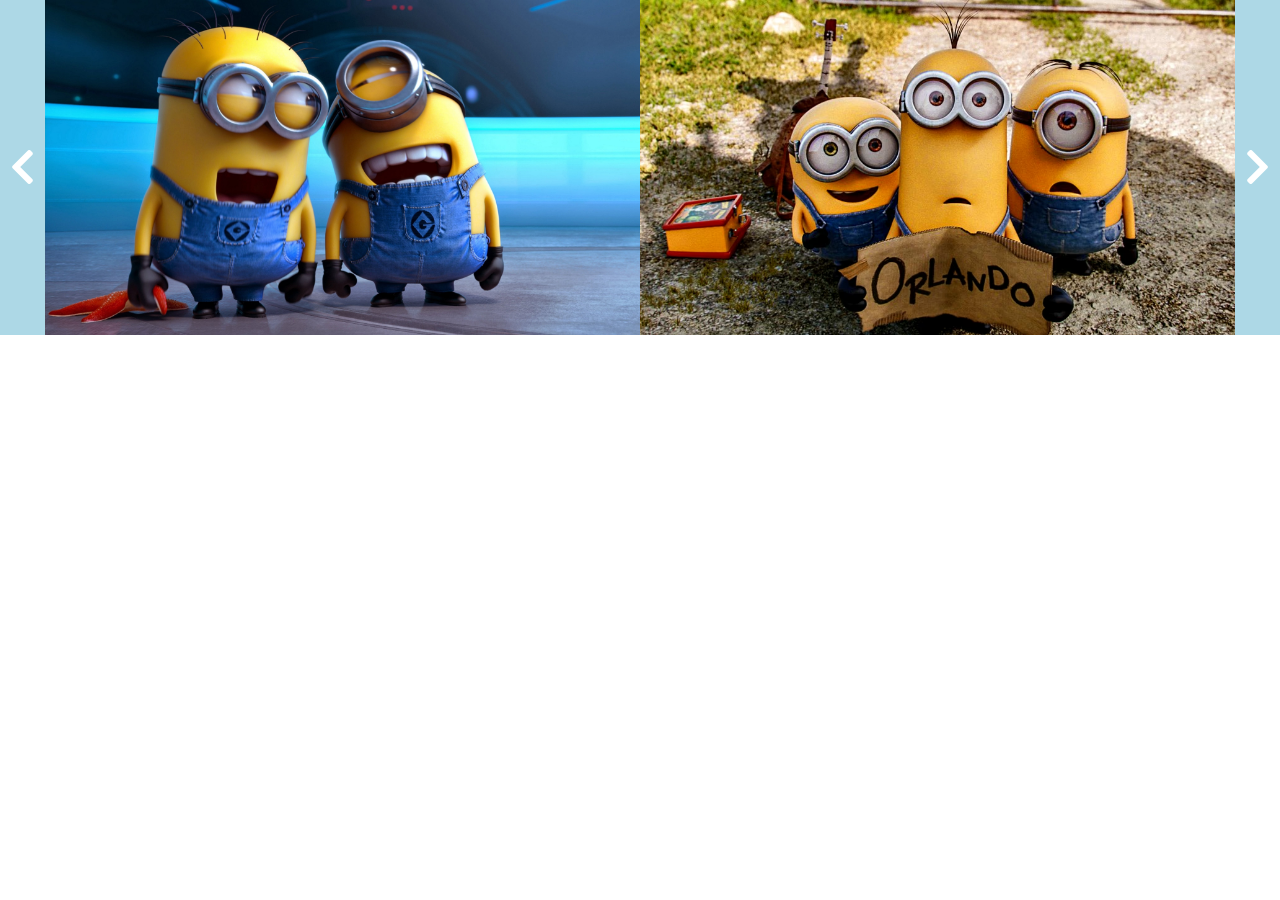
<file: carusel/index.html>
<!doctype html>
<html lang="en">
  <head>
    <meta charset="UTF-8" />
    <meta name="viewport" content="width=device-width, initial-scale=1.0" />
    <link rel="stylesheet" href="style.css" />
    <link
      rel="stylesheet"
      href="https://pro.fontawesome.com/releases/v5.15.2/css/all.css"
    />
    <title>Document</title>
  </head>
  <body>
    <main>
      <i class="fas fa-chevron-left" id="btn_left"></i>
      <nav>
        <div id="carusel">
          <img src="./mi1.jpg" />
          <img src="./mi7.png" />
          <img src="./mi8.jpg" />
          <img src="./mi9.png" />
          <img src="./mi5.png" />
          <img src="./mi6.png" />
        </div>
      </nav>
      <i class="fas fa-chevron-right" id="btn_right"></i>
    </main>
    <script src="main.js"></script>
  </body>
</html>
</file>
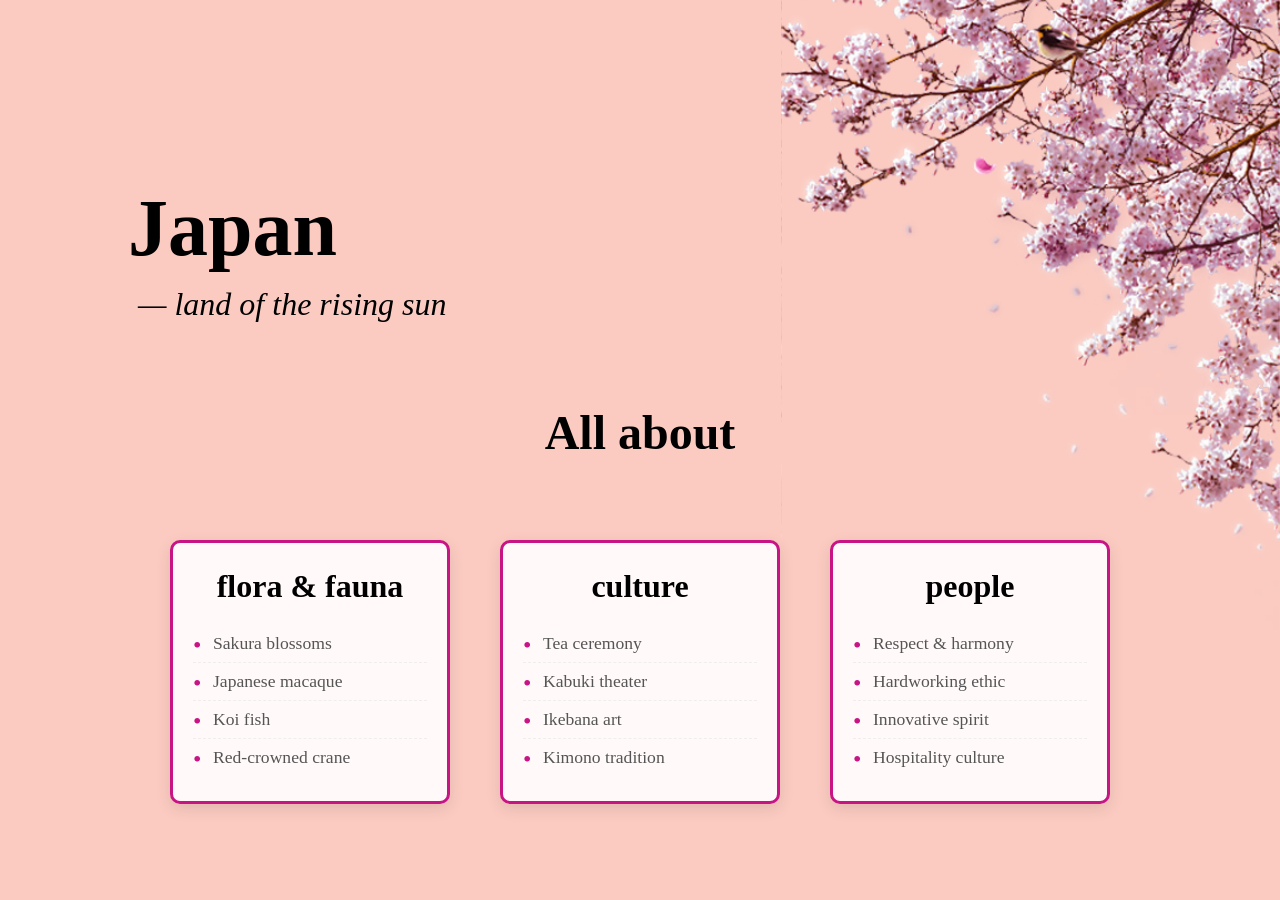
<file: figma/index.html>
<!DOCTYPE html>
<html lang="en">
<head>
    <meta charset="UTF-8">
    <meta name="viewport" content="width=device-width, initial-scale=1.0">
    <link rel="stylesheet" href="style.css">
    <title>Japan - Land of the Rising Sun</title>
</head>
<body>
    <div class="sakura-corner"></div>

    <div class="main-title">
        <h1>Japan</h1>
        <div class="subtitle">— land of the rising sun</div>
    </div>

    <div class="center-section">
        <div class="all-about">All about</div>
        <div class="categories">

            <div class="category">
                <div class="category-title">flora & fauna</div>
                <ul class="category-details">
                    <li>Sakura blossoms</li>
                    <li>Japanese macaque</li>
                    <li>Koi fish</li>
                    <li>Red-crowned crane</li>
                </ul>
            </div>

            <div class="category">
                <div class="category-title">culture</div>
                <ul class="category-details">
                    <li>Tea ceremony</li>
                    <li>Kabuki theater</li>
                    <li>Ikebana art</li>
                    <li>Kimono tradition</li>
                </ul>
            </div>
            
            <div class="category">
                <div class="category-title">people</div>
                <ul class="category-details">
                    <li>Respect & harmony</li>
                    <li>Hardworking ethic</li>
                    <li>Innovative spirit</li>
                    <li>Hospitality culture</li>
                </ul>
            </div>
        </div>
    </div>
</body>
</html>
</file>
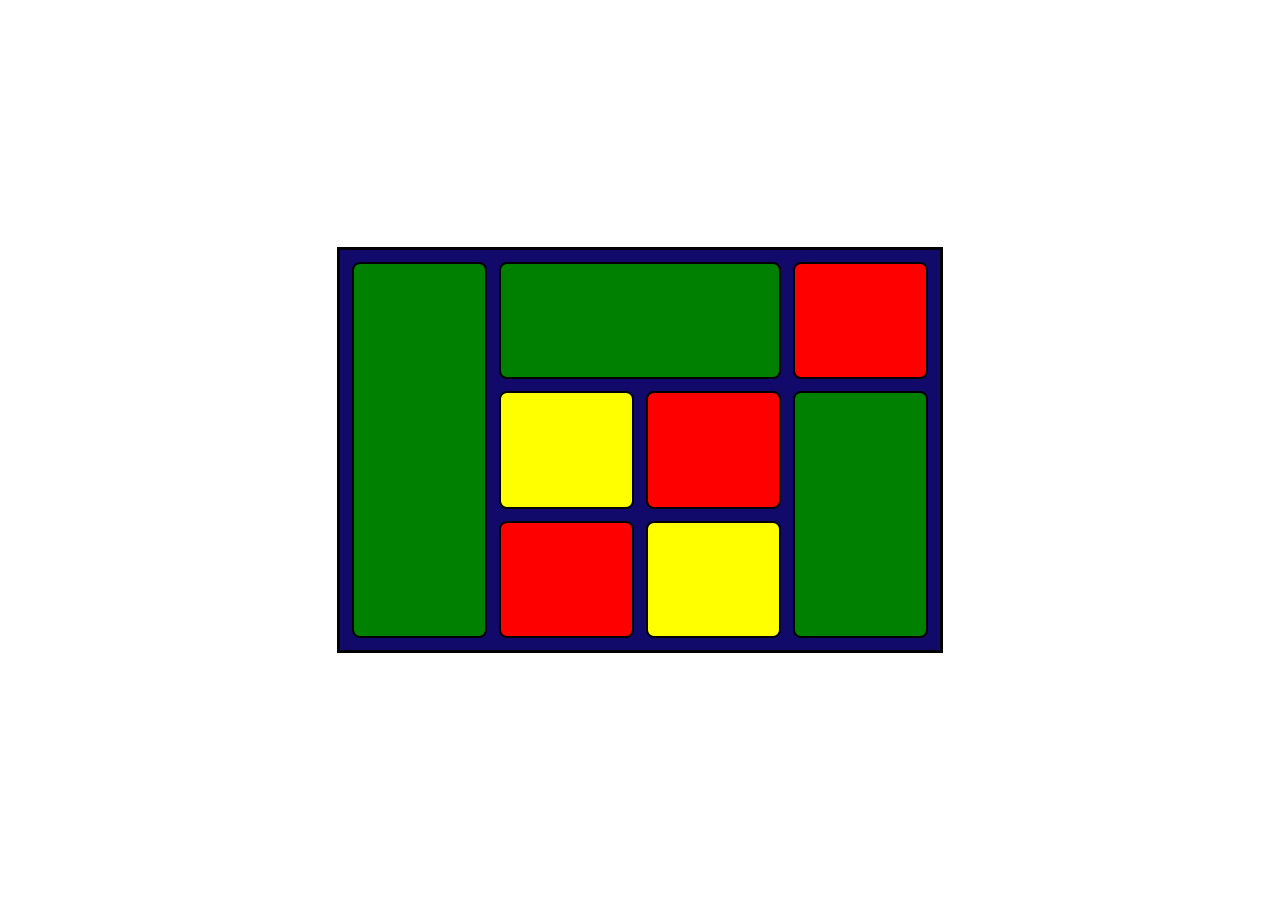
<file: grid/index.html>
<!DOCTYPE html>
<html lang="en">
<head>
    <meta charset="UTF-8">
    <meta name="viewport" content="width=device-width, initial-scale=1.0">
    <title>Test</title>
    <link rel="stylesheet" href="style.css">
</head>
<body>
<div class="container">
    <div class="block a"></div>
    <div class="block b"></div>
    <div class="block c"></div>
    <div class="block d"></div>
    <div class="block e"></div>
    <div class="block f"></div>
    <div class="block g"></div>
    <div class="block h"></div>
</div>
</body>
</html>
</file>
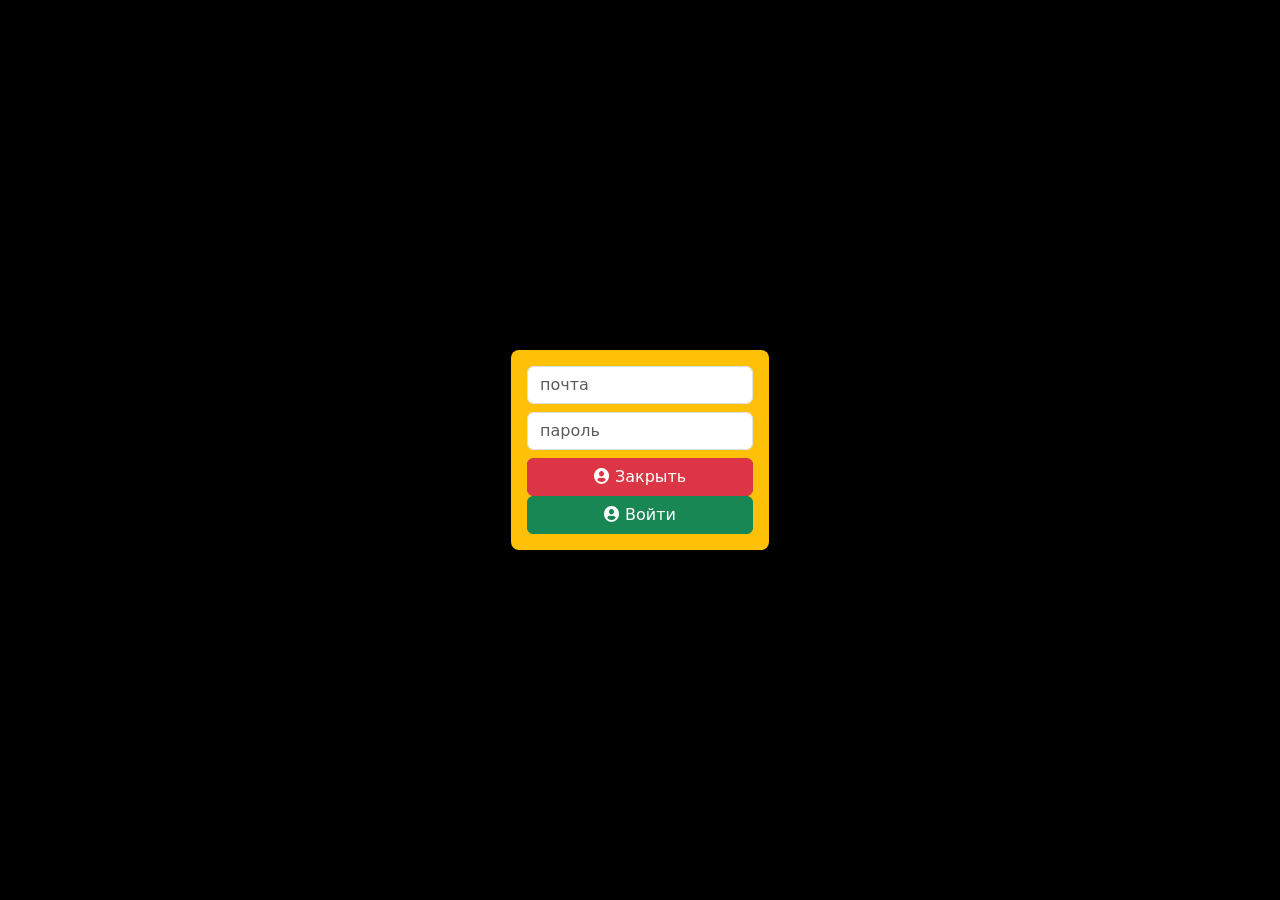
<file: boosttrap.html>
<!doctype html>
<html lang="en">
  <head>
    <meta charset="UTF-8" />
    <meta name="viewport" content="width=device-width, initial-scale=1.0" />
    <title>Document</title>
    <link
      href="https://cdn.jsdelivr.net/npm/bootstrap@5.3.8/dist/css/bootstrap.min.css"
      rel="stylesheet"
      integrity="sha384-sRIl4kxILFvY47J16cr9ZwB07vP4J8+LH7qKQnuqkuIAvNWLzeN8tE5YBujZqJLB"
      crossorigin="anonymous"
    />
    <link
            rel="stylesheet"
            href="https://pro.fontawesome.com/releases/v5.15.2/css/all.css"
        />
  </head>
  <style>
    body {
        height: 100vh;
        overflow: hidden;
    }
    #form {
        position: absolute;
        left: 50%;
        transform: translateX(-50%);
        transition: all 0.5s;
    }
  </style>
  <body class="bg-black d-flex align-items-center justify-content-center">
    <button class="btn btn-primary fs-2 d-none">
        <i class="fas fa-user-circle"></i>
        <span>Личный кабинет</span>
    </button>
    <div class="bg-warning d-flex flex-column p-3 rounded-3" id="form">
        <label class="form-label">
            <input
                type="email"
                class="form-control"
                id="emailValue"
                placeholder="почта"
            />
        </label>
        <label class="form-label">
            <input
                type="password"
                class="form-control"
                id="emailValue"
                placeholder="пароль"
            />
        </label>

        <button class="btn btn-danger">
            <i class="fas fa-user-circle"></i>
            <span>Закрыть</span>
        </button>
        <button class="btn btn-success">
            <i class="fas fa-user-circle"></i>
            <span>Войти</span>
        </button>
    </div>

    <script
      src="https://cdn.jsdelivr.net/npm/bootstrap@5.3.8/dist/js/bootstrap.bundle.min.js"
      integrity="sha384-FKyoEForCGlyvwx9Hj09JcYn3nv7wiPVlz7YYwJrWVcXK/BmnVDxM+D2scQbITxI"
      crossorigin="anonymous"
    ></script>
  </body>
</html>
</file>
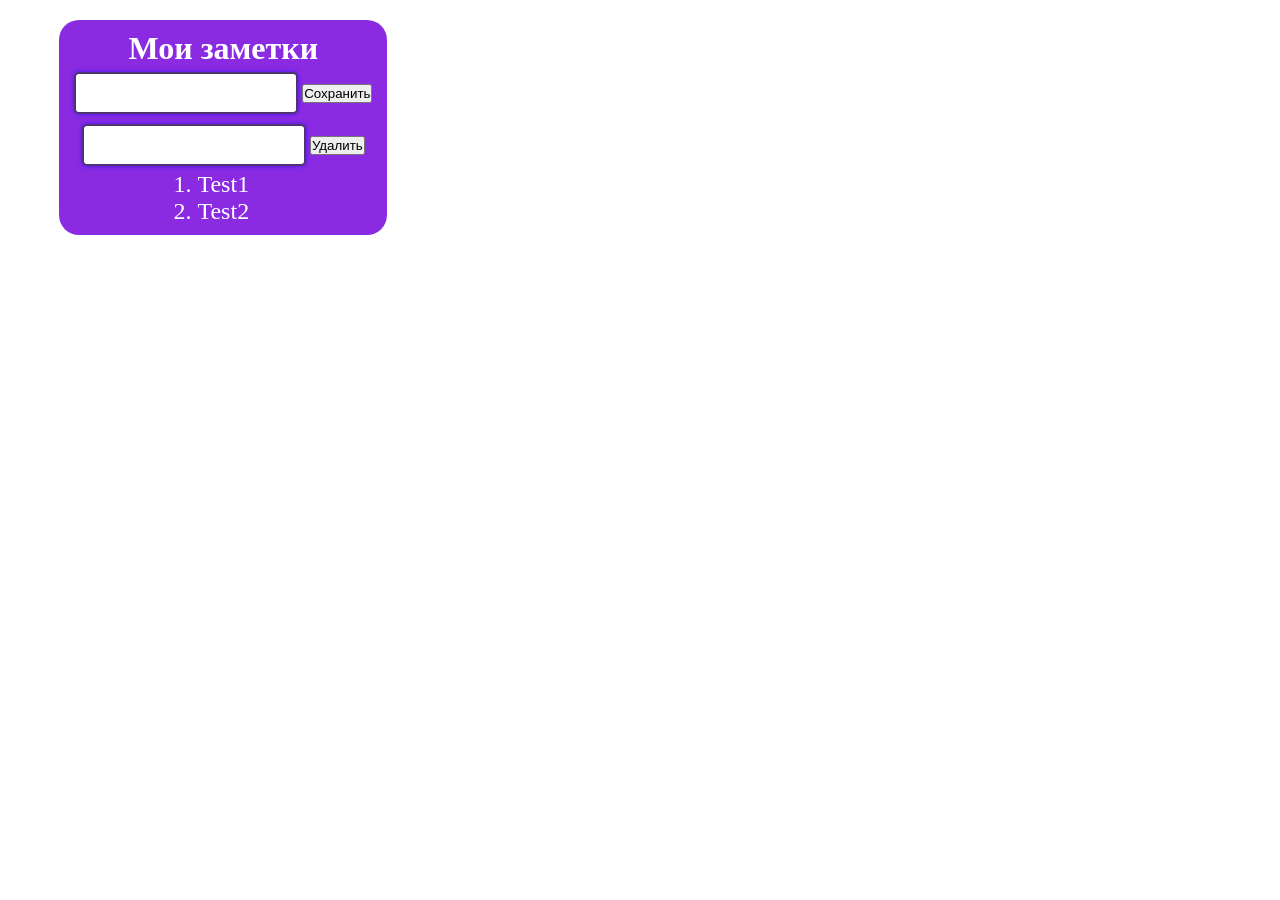
<file: m4u3.html>
<!doctype html>
<html lang="en">
  <head>
    <meta charset="UTF-8" />
    <meta name="viewport" content="width=device-width, initial-scale=1.0" />
    <title>Document</title>
    <link rel="stylesheet" href="./style.css"/>
  </head>

  <style>
    *{
      box-sizing: border-box;
    }
    div {
      margin: 0 auto;
      width: fit-content;
      background: blueviolet;
      padding: 10px;
      border-radius: 20px;
      display: flex;
      flex-direction: column; 
      align-items: center;
      color: white;
    }
    ol {
      font-size: 24px;
    }
    label {
      padding: 5px;
    }
    input {
      border: 2px solid #ccc;
      border-radius: 5px;
      padding: 10px;
      font-size: 16px;
      outline: none;
      border-color: rgb(79, 53, 112);
      box-shadow: 0 0 5px rgba(0,0,255,0.5);
    }

  </style>

  <body>
    <div>
      <h1>Мои заметки</h1>
      <label>
        <input id="inp"/>
        <button id="add">Сохранить</button>
      </label>

      <label>
        <input id="inp2"/>
        <button id="del">Удалить</button>
      </label>

      <ol id="notes">
        <li>Пронуться в 8</li>
        <li>Сделать зарядку</li>

      </ol>
    </div>
  </body>

  <script>

    let add = document.getElementById("add")
    let del = document.getElementById("del")
    let notes = document.getElementById("notes")
    let arr = ['Test1','Test2']

    function generateNote() {
      notes.innerHTML=""
      for (let i = 0; i < arr.length; i++) {
        notes.innerHTML += `<li>${arr[i]}</li>`
      }
    }
    function addNote(a) {
      arr.push(a)
    }
    function delNote(a) {
      arr.splice(a-1,1)
    }

    let inp = document.getElementById('inp')
    inp.addEventListener('input', (e) => {
      e.target.value = e.target.value.toUpperCase();
    });

    add.addEventListener('click',function() {
      let inp = document.getElementById("inp")
      addNote(inp.value)
      generateNote();
    })
    del.addEventListener('click', function() {
      let inp2 = document.getElementById("inp2")
      delNote(+inp2.value);
      generateNote();
    })
    
    generateNote();
  </script>

</html>


<!--
<script>
    let btn = document.getElementById("btn");
    function change() {
      let p = document.getElementById("p");
      let inp = document.getElementById("inp");
      p.innerHTML += inp.value;
    }
    inp.addEventListener("input", change);
  </script>
-->
</file>
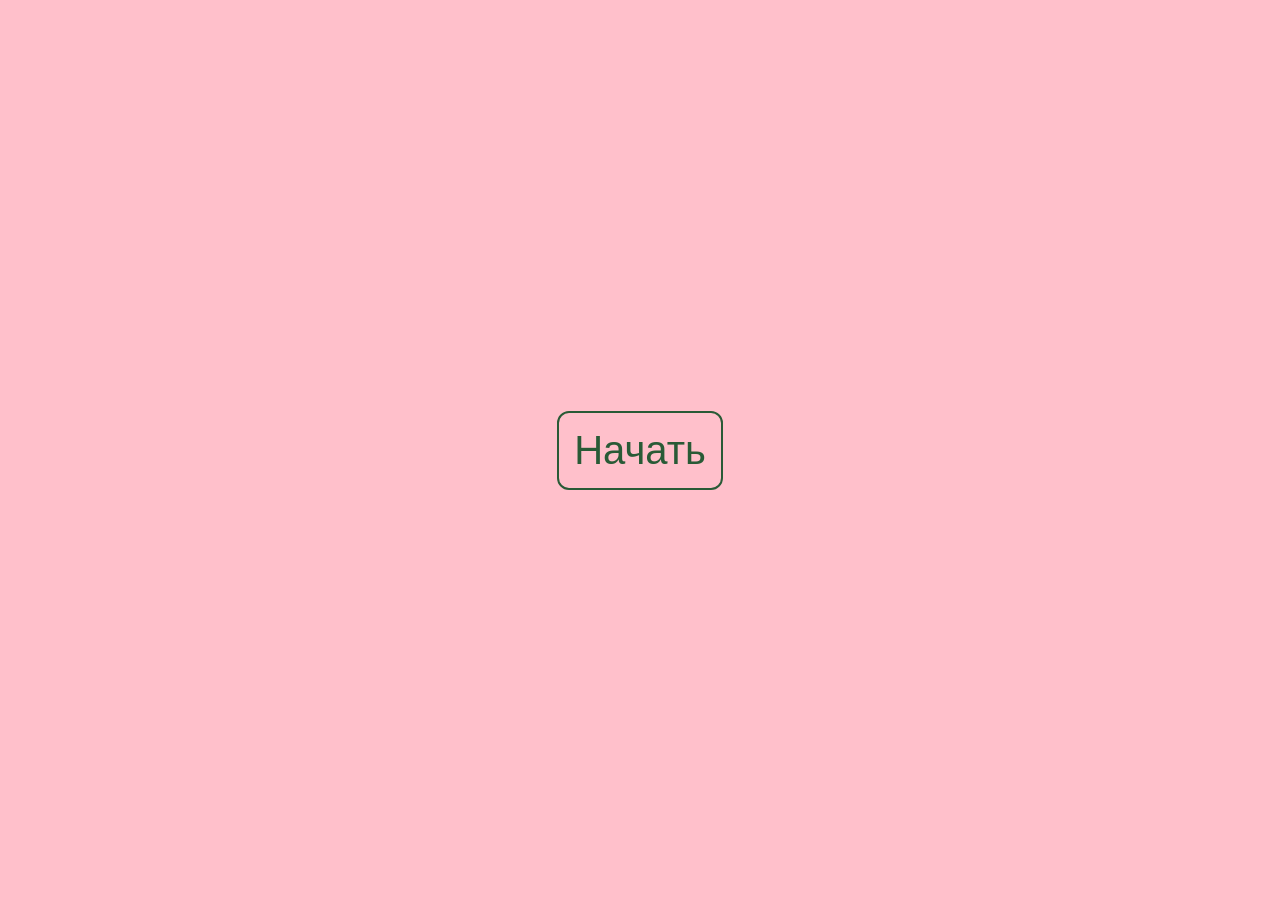
<file: u5.html>
<!DOCTYPE html>
<html lang="en">
<head>
    <meta charset="UTF-8">
    <meta name="viewport" content="width=device-width, initial-scale=1.0">
    <title>Document</title>
    <link rel="stylesheet" href="./st1.css">
    <title>Викторина</title>
</head>
<body>
    <button id="start" class="btn">Начать</button>
    <h1 id="result" class="close">Решено 1/5</h1>
    <div id="main" class="close">
        <h2 class="title">Вопрос</h2>
        <nav>
            <button class="btn">1</button>
            <button class="btn">2</button>
            <button class="btn">3</button>
            <button class="btn">4</button>
        </nav>
    </div>
    <script src="./scr1.js"></script>
</body>
</html>
</file>
<file: carusel/style.css>
* {
    margin: 0;
    padding: 0;
    box-sizing: border-box;
}
main {
    display: flex;
    align-items: center;
    background: lightblue;
}
nav {
    overflow-x: hidden;
}
div {
    display: flex;
    transition: 0.5s;
    /* transform: translateX(-50%); */
}
img {
    /* min-width: 50%; */
    object-fit: cover;
    aspect-ratio: 16/9;

}
i {
    font-size: 40px;
    color: white;
    padding: 0 10px;
    cursor: pointer;
}
</file>
<file: figma/style.css>
* {
    margin: 0;
    padding: 0;
    box-sizing: border-box;
    font-family: 'Georgia', serif;
}

body {
    background: #FBCBC1;
    min-height: 100vh;
    overflow-x: hidden;
    position: relative;
}

.sakura-corner {
    position: absolute;
    top: 0;
    right: 0;
    width: 50vw;
    height: 70vh;
    background: url('./sakura-4 1.svg') no-repeat top right;
    background-size: contain;
    z-index: 1;
}

.main-title {
    position: absolute;
    top: 20%;
    left: 10%;
    z-index: 2;
}

.main-title h1 {
    font-size: 5rem;
    line-height: 1.2;
    color: #000;
    margin-bottom: 10px;
    font-weight: bold;
}

.main-title .subtitle {
    font-size: 2rem;
    font-style: italic;
    color: #000;
    margin-left: 10px;
}

.center-section {
    position: absolute;
    top: 45%;
    left: 50%;
    transform: translateX(-50%);
    z-index: 2;
    text-align: center;
    width: 100%;
}

.all-about {
    font-size: 3rem;
    color: #000;
    margin-bottom: 80px;
    font-weight: bold;
}

.categories {
    display: flex;
    justify-content: center;
    gap: 50px;
    flex-wrap: wrap;
    padding: 0 20px;
}

.category {
    min-width: 280px;
    background: rgba(255, 255, 255, 0.9);
    border: 3px solid #C71585;
    border-radius: 10px;
    padding: 25px 20px;
    box-shadow: 0 5px 15px rgba(0, 0, 0, 0.1);
    position: relative;
    transition: all 0.3s;
}

.category:hover {
    transform: translateY(-10px);
    box-shadow: 0 15px 30px rgba(0, 0, 0, 0.15);
    border-color: #FF1493;
}

.category-title {
    font-size: 2rem;
    margin-bottom: 20px;
    color: #000;
    font-weight: bold;
    text-align: center;
}

.category-details {
    list-style: none;
    font-size: 1.1rem;
    color: #555;
    text-align: left;
    padding-left: 0;
}

.category-details li {
    padding: 8px 0;
    border-bottom: 1px dashed #eee;
    position: relative;
    padding-left: 20px;
}

.category-details li:before {
    content: "•";
    color: #C71585;
    position: absolute;
    left: 0;
    font-size: 1.5rem;
    line-height: 1;
}

.category-details li:last-child {
    border-bottom: none;
}
</file>
<file: grid/style.css>
body {
    margin: 0;
    padding: 0;
    width: 100vw; height: 100vh;
    box-sizing: border-box;
    font-family: 'Roboto', sans-serif;
    display: flex;
    align-items: center;
    justify-content: center;
}

.container {
    width: 600px; height: 400px;
    display: grid;
    grid-template-areas: 
    "a b b d"
    "a g e c"
    "a f h c";
    gap: 12px;
    background-color: #120a6b;
    outline: 3px solid black;
    box-sizing: border-box;
    padding: 12px;
}

.block {
    border: 2px solid black;
    box-sizing: border-box;
    display: flex;
    align-items: center;
    justify-content: center;
    border-radius: 8px;
}

.a { grid-area: a; background-color: green; }
.b { grid-area: b; background-color: green; }
.c { grid-area: c; background-color: green; }
.d { grid-area: d; background-color: red; }
.e { grid-area: e; background-color: red; }
.f { grid-area: f; background-color: red; }
.g { grid-area: g; background-color: yellow; }
.h { grid-area: h; background-color: yellow; }
</file>
<file: style.css>
* {
    box-sizing: border-box;
    margin: 0;
    padding: 0;
}
body {
    display: grid;
    grid-template-columns: repeat(3, 1fr);
    gap: 10px;
    padding: 20px;
}
img {
    width: 100%;
}
.card {
    background: yellow;
    border: 2px solid black;
    box-sizing: border-box;
    border-radius: 8px;
    display: flex;
    align-items: center;
    justify-content: center;
    flex-direction: column;
    overflow: hidden;
}
</file>
<file: st1.css>
* {
    padding: 0;
    margin: 0;
}
body {
    background: pink;
    display: flex;
    flex-direction: column;
    justify-content: center;
    align-items: center;
    height: 100vh;
    gap: 20px;
}
.btn {
    padding: 15px;
    border-radius: 12px;
    font-size: 40px;
    color: rgb(41, 90, 54);
    background: pink;
    border: 2px solid rgb(41, 90, 54);
    transition: all 0.5s;
}
.btn:hover {
    background: rgb(41, 90, 54);
    color: pink;
}
.title {
    font-size: 50px;
    color: rgb(41, 90, 54);
}
#main {
    display: flex;
    flex-direction: column;
    align-items: center;
    justify-content: center;
    gap: 40px
    ;
}
nav {
    display: flex;
    gap: 20px;
}
#result {
    font-size: 30px;
    color: rgb(41, 90, 54);
}
.close {
    display: none !important;
}
</file>
